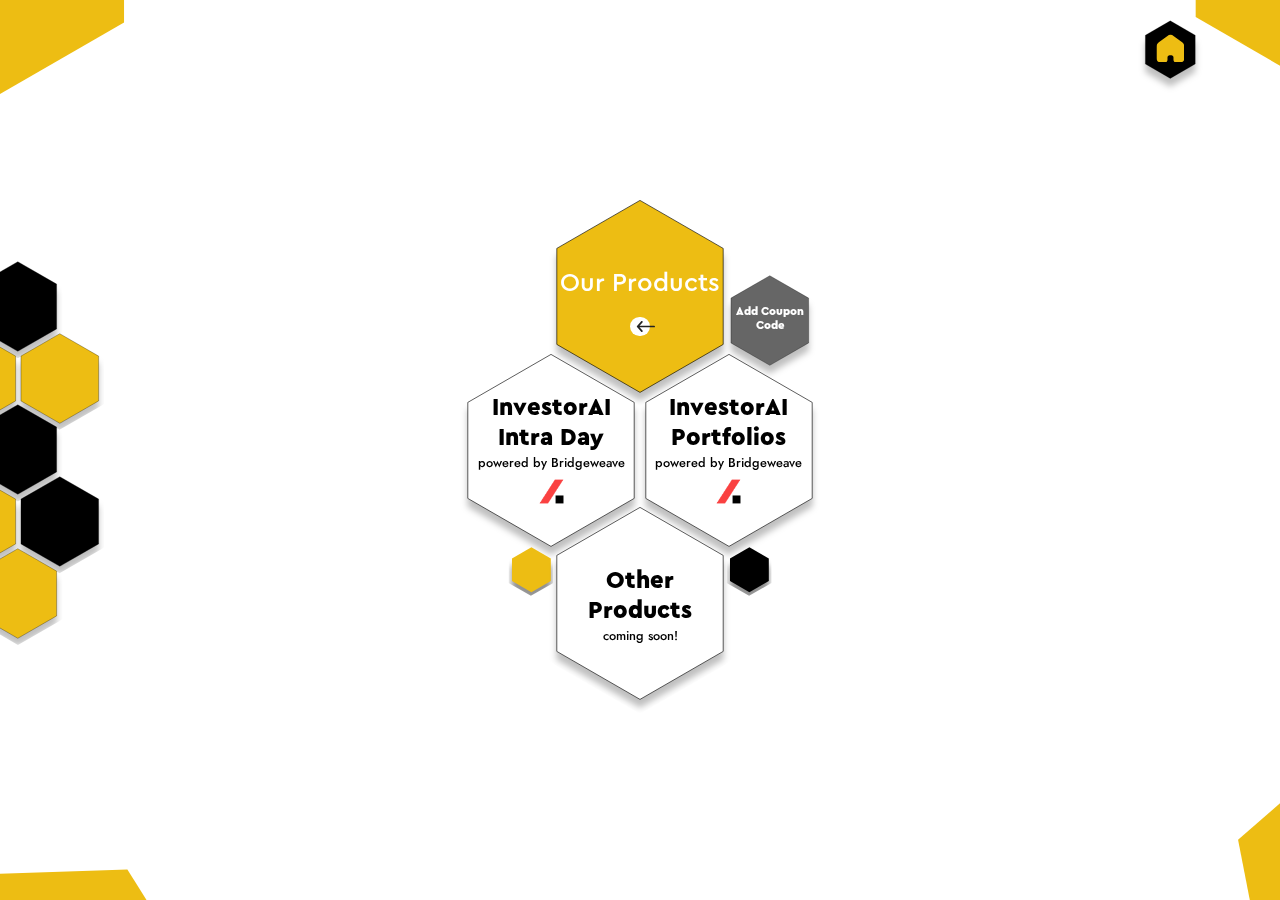
<file: index.html>
<!DOCTYPE html>
<html lang="en">

<head>
  <meta charset="UTF-8">
  <meta http-equiv="X-UA-Compatible" content="IE=edge">
  <meta name="viewport" content="width=device-width, initial-scale=1.0">
  <title>Stock Hive</title>
  <link rel="stylesheet" href="./css/styles.css">
</head>


<body>
  <div class="corners corners--style1">
    <div class="hexagon hexagon--large hexagon--yellow hexagon--tl">

    </div>
    <div class="hexagon hexagon--yellow hexagon--tr">

    </div>
    <div class="hexagon hexagon--large hexagon--yellow hexagon--br">

    </div>
    <div class="hexagon hexagon--large hexagon--yellow hexagon--bl">

    </div>
  </div>

  <aside class="sidebar sidebar--l1">
    <div class="sidebar__container">
      <div class="sidebar__row">
        <div class="sidebar__item">
          <div class="hexagon hexagon--small">

          </div>
        </div>
      </div>
      <div class="sidebar__row">
        <div class="sidebar__item">
          <div class="hexagon hexagon--small hexagon--yellow">

          </div>
        </div>
        <div class="sidebar__item">
          <div class="hexagon hexagon--small hexagon--yellow">

          </div>
        </div>
      </div>
      <div class="sidebar__row">
        <div class="sidebar__item">
          <div class="hexagon hexagon--small">

          </div>
        </div>
      </div>
      <div class="sidebar__row">
        <div class="sidebar__item">
          <div class="hexagon hexagon--small hexagon--yellow">

          </div>
        </div>
        <div class="sidebar__item">
          <div class="hexagon hexagon--small">

          </div>
        </div>
      </div>
      <div class="sidebar__row">
        <div class="sidebar__item">
          <div class="hexagon hexagon--small hexagon--yellow">

          </div>
        </div>
      </div>
    </div>
  </aside>

  <main class="main">
    <div class="hexagon hexagon--xsmall hexagon--tr--home">
      <a href="#">
        <div class="hexagon__content">
          <img src="./img/home.svg" alt="">
        </div>
      </a>
    </div>
    <div class="main__container">
      <div class="main__item main__inner main__inner--top">
        <div class="main__item main__item--left">
          <div class="hexagon hexagon--small hexagon--hidden">

          </div>
        </div>
        <div class="main__item our-products">
          <div class="hexagon hexagon--yellow hexagon--medium">

            <div class="hexagon__content">
              <h1 class="our-products__title">Our Products</h1>
              <a href="#">
                <img src="./img/arrow-left.svg" alt="">
              </a>
            </div>
          </div>
        </div>
        <div class="main__item main__item--right add-coupon">
          <div class="hexagon hexagon--small hexagon--gray">
            <a href="#">
              <div class="hexagon__content">
                <h4 class="add-coupon__title">Add Coupon Code</h6>
              </div>
            </a>
          </div>
        </div>
      </div>
      <div class="main__item product">
        <div class="hexagon hexagon--white hexagon--medium">
          <a href="#">

            <div class="hexagon__content">
              <h2 class="item__title">InvestorAI Intra Day</h2>
              <p class="item__text">powered by Bridgeweave</p>
              <div class="item__img">
                <img src="./img/Icon-transparent.png" alt="">
              </div>
            </div>
          </a>
        </div>
      </div>
      <div class="main__item product">
        <div class="hexagon hexagon--white hexagon--medium">
          <a href="#">

            <div class="hexagon__content">
              <h2 class="item__title">InvestorAI Portfolios</h2>
              <p class="item__text">powered by Bridgeweave</p>
              <div class="item__img">
                <img src="./img/Icon-transparent.png" alt="">
              </div>
            </div>
          </a>
        </div>
      </div>

      <div class="main__item main__inner main__inner--bottom">
        <div class="main__item main__item--left">

          <div class="hexagon hexagon--xxsmall hexagon--yellow">

          </div>
        </div>
        <div class="main__item product">
          <div class="hexagon hexagon--white hexagon--medium">

            <div class="hexagon__content">
              <h2 class="item__title">Other Products</h2>
              <p class="item__text">coming soon!</p>
            </div>
          </div>
        </div>
        <div class="main__item main__item--right">
          <div class="hexagon hexagon--xxsmall">

          </div>
        </div>
      </div>
    </div>
  </main>
  <script src="./js/scripts.js"></script>
</body>

</html>
</file>
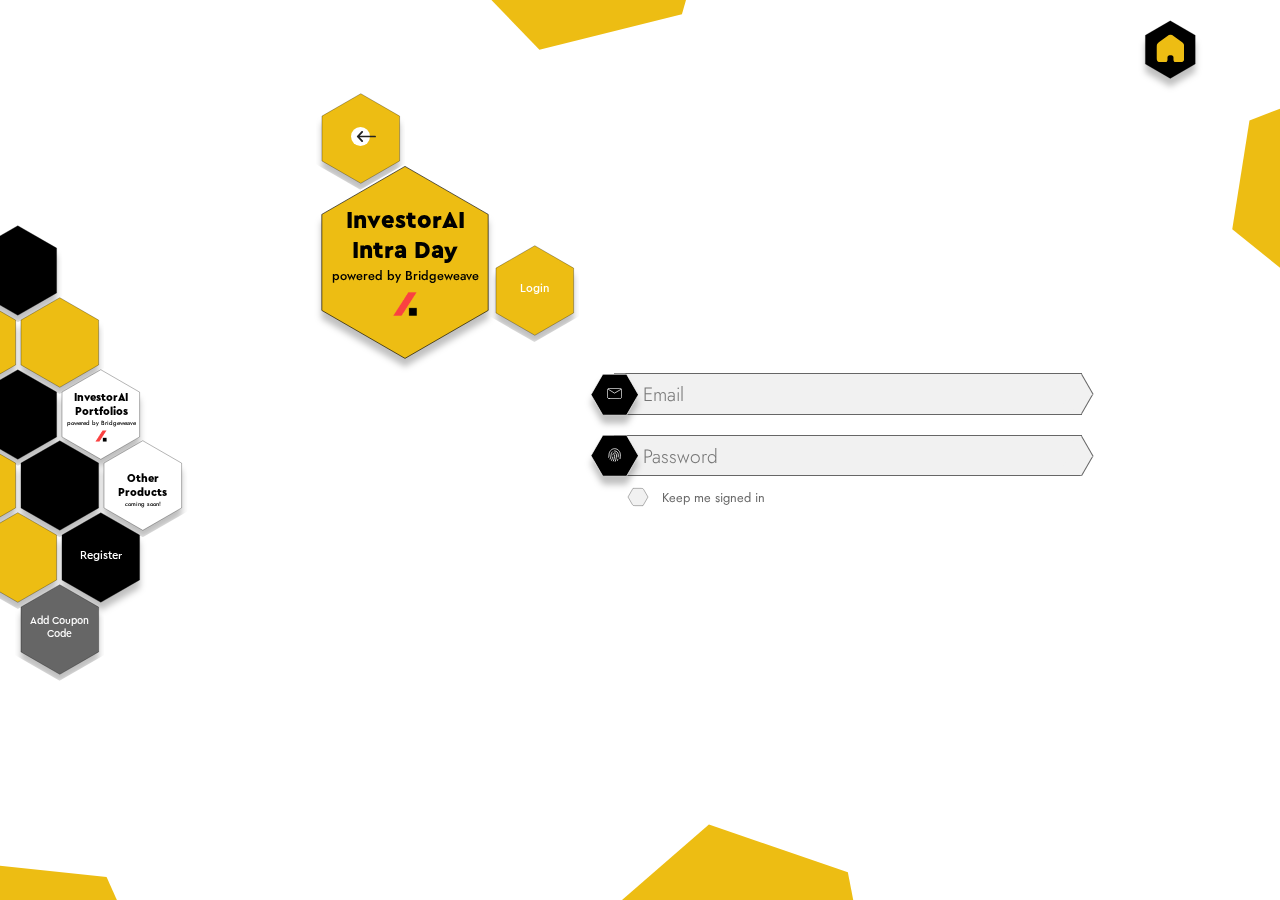
<file: login.html>
<!DOCTYPE html>
<html lang="en">

<head>
  <meta charset="UTF-8">
  <meta http-equiv="X-UA-Compatible" content="IE=edge">
  <meta name="viewport" content="width=device-width, initial-scale=1.0">
  <title>Stock Hive</title>
  <link rel="stylesheet" href="./css/styles.css">
</head>


<body>
  <div class="corners corners--style2">
    <div class="hexagon hexagon--large hexagon--yellow hexagon--tl">

    </div>
    <div class="hexagon hexagon--yellow hexagon--tr">

    </div>
    <div class="hexagon hexagon--large hexagon--yellow hexagon--br">

    </div>
    <div class="hexagon hexagon--large hexagon--yellow hexagon--bl">

    </div>
  </div>

  <aside class="sidebar sidebar--l2">
    <div class="sidebar__container">
      <div class="sidebar__row">
        <div class="sidebar__item">
          <div class="hexagon hexagon--small">

          </div>
        </div>
      </div>
      <div class="sidebar__row">
        <div class="sidebar__item">
          <div class="hexagon hexagon--small hexagon--yellow">

          </div>
        </div>
        <div class="sidebar__item">
          <div class="hexagon hexagon--small hexagon--yellow">

          </div>
        </div>
      </div>
      <div class="sidebar__row">
        <div class="sidebar__item">
          <div class="hexagon hexagon--small hexagon--hidden">

          </div>
        </div>
        <div class="sidebar__item">
          <div class="hexagon hexagon--small">

          </div>
        </div>
        <div class="sidebar__item product">
          <div class="hexagon hexagon--white hexagon--small">
            <a href="#">
              <svg>
                <use xlink:href="#hexagon"></use>
              </svg>
              <div class="hexagon__content">
                <h2 class="item__title">InvestorAI Portfolios</h2>
                <p class="item__text">powered by Bridgeweave</p>
                <div class="item__img">
                  <img src="./img/Icon-transparent.png" alt="">
                </div>
            </a>
          </div>

        </div>
      </div>
    </div>
    <div class="sidebar__row">
      <div class="sidebar__item">
        <div class="hexagon hexagon--small hexagon--hidden">

        </div>
      </div>
      <div class="sidebar__item">
        <div class="hexagon hexagon--small hexagon--yellow">

        </div>
      </div>
      <div class="sidebar__item">
        <div class="hexagon hexagon--small">

        </div>
      </div>
      <div class="sidebar__item product">
        <div class="hexagon hexagon--white hexagon--small">
          <div class="hexagon__content">
            <h2 class="item__title">Other Products</h2>
            <p class="item__text">coming soon!</p>
          </div>
        </div>
      </div>
    </div>
    <div class="sidebar__row">
      <div class="sidebar__item">
        <div class="hexagon hexagon--small hexagon--hidden"></div>
      </div>
      <div class="sidebar__item">
        <div class="hexagon hexagon--small hexagon--yellow"></div>
      </div>
      <div class="sidebar__item">
        <div class="hexagon hexagon--small">
          <a href="#">
            <div class="hexagon__content">
              <h3 class="item__title">Register</h3>
            </div>
          </a>
        </div>
      </div>
    </div>
    <div class="sidebar__row">
      <div class="sidebar__item">
        <div class="hexagon hexagon--small hexagon--hidden"></div>
      </div>
      <div class="sidebar__item">
        <div class="hexagon hexagon--small hexagon--gray">
          <div class="hexagon__content">
            <a href="#">
              <h3 class="add-coupon__title add-coupon__title--small">Add Coupon Code</h3>
            </a>
          </div>
        </div>
      </div>
    </div>
    </div>
  </aside>

  <main class="main main__style2">
    <div class="hexagon hexagon--xsmall hexagon--tr--home">
      <a href="#">
        <div class="hexagon__content">
          <img src="./img/home.svg" alt="">
        </div>
      </a>
    </div>
    <div class="main__container">
      <div class="main__links">
        <div class="main__item our-products">
          <div class="hexagon hexagon--yellow hexagon--small">
            <div class="hexagon__content">
              <a href="#">
                <img src="./img/arrow-left.svg" alt="">
              </a>
            </div>
          </div>
        </div>
        <div class="main__item main__inner main__inner--top">
          <div class="main__item product">
            <div class="hexagon hexagon--yellow hexagon--medium">
              <a href="#">
                <div class="hexagon__content">
                  <h2 class="item__title">InvestorAI Intra Day</h2>
                  <p class="item__text">powered by Bridgeweave</p>
                  <div class="item__img">
                    <img src="./img/Icon-transparent.png" alt="">
                  </div>
                </div>
              </a>
            </div>
          </div>
          <div class="main__item mb-2">
            <div class="hexagon hexagon--small hexagon--yellow hexagon--text-white">
              <div class="hexagon__content">
                <h3 class="item__title">Login</h3>
              </div>
            </div>
          </div>
        </div>
      </div>
      <div class="main__form">
        <form action="">

          <div class="form-control form-control__border">
            <input type="email" name="email" id="email" placeholder="Email">
            <label for="email">
              <div class="hexagon">
                <div class="hexagon__content">
                  <img src="./img/envelope.svg" alt="">
                </div>
              </div>
              Email
            </label>
          </div>
          <div class="form-control form-control__border">
            <input type="password" name="password" id="password" placeholder="Password">
            <label for="password">
              <div class="hexagon">
                <div class="hexagon__content">
                  <img src="./img/touch-id.svg" alt="">
                </div>
              </div>
              Password
            </label>
          </div>

          <div class="form-group">
            <div class="form-control">
              <input type="checkbox" name="remember" id="remember">
              <label for="remember">
                <div class="hexagon"></div>
                Keep me signed in
              </label>
            </div>
            <!-- <div class="form-submit">
              <button type="submit">
                Login
                
                <div class="hexagon">
                  <div class="hexagon__content">
                    <img src="./img/arrow-left.svg" alt="">
                  </div>
                </div>
              </button>
            </div> -->
          </div>

        </form>

      </div>
    </div>
  </main>

  <script src="./js/scripts.js"></script>

</body>

</html>
</file>
<file: css/styles.css>
@import url("https://fonts.googleapis.com/css2?family=Jost:wght@300;400&display=swap");
@font-face {
  font-family: "Cera Pro";
  src: url("../fonts/Cera Pro Medium.otf") format("opentype");
  font-weight: 500;
}
@font-face {
  font-family: "Cera Pro";
  src: url("../fonts/Cera Pro Bold.otf") format("opentype");
  font-weight: 700;
}
@font-face {
  font-family: "Cera Pro";
  src: url("../fonts/Cera Pro Black.otf") format("opentype");
  font-weight: 900;
}
* {
  box-sizing: border-box;
}

html {
  height: 100%;
  overflow: hidden;
  font-size: 1vw;
  --transition: 0.6s cubic-bezier(0.175, 0.885, 0.32, 1.275);
}

body {
  margin: 0;
  font-family: "Jost", sans-serif;
}

h1,
h2,
h3,
h4,
h5,
h6 {
  font-family: "Cera Pro", sans-serif;
  text-align: center;
}

.hexagon {
  --size: 17.19vw;
  --margin-y: calc(var(--size) * -0.175);
  --margin-x: calc(var(--size) * -0.05);
  width: var(--size);
  height: calc(var(--size) * 1.15);
  margin: var(--margin-y) var(--margin-x);
  position: relative;
  overflow: hidden;
  filter: drop-shadow(0px 8px 3px rgba(0, 0, 0, 0.25));
  color: #FFF;
}
.hexagon:not(:has(> a)) {
  -webkit-clip-path: polygon(50% 0%, 100% 25%, 100% 75%, 50% 100%, 0 75%, 0 25%);
          clip-path: polygon(50% 0%, 100% 25%, 100% 75%, 50% 100%, 0 75%, 0 25%);
}
.hexagon .item__title {
  font-weight: 500;
  font-size: calc(var(--size) / 8);
  margin: 0;
  max-width: 80%;
}
.hexagon .item__text {
  font-size: calc(var(--size) / 15);
  margin: 0;
  font-weight: 500;
}
.hexagon .item__img {
  height: calc(var(--size) / 5);
  width: calc(var(--size) / 5);
  border-radius: 50%;
  overflow: hidden;
  transition: filter var(--transition);
}
.hexagon .item__img img {
  height: 100%;
  width: 100%;
  -o-object-fit: contain;
     object-fit: contain;
}
.hexagon > a {
  display: block;
  width: 100%;
  height: 100%;
  -webkit-clip-path: polygon(50% 0%, 100% 25%, 100% 75%, 50% 100%, 0 75%, 0 25%);
          clip-path: polygon(50% 0%, 100% 25%, 100% 75%, 50% 100%, 0 75%, 0 25%);
}
.hexagon__content {
  position: absolute;
  width: 100%;
  height: 97%;
  top: 0;
  left: 0;
  display: flex;
  align-items: center;
  justify-content: center;
  flex-direction: column;
}
.hexagon svg {
  stroke: #000;
  height: 100%;
  width: 100%;
  -o-object-fit: contain;
     object-fit: contain;
  transition: transform var(--transition), fill var(--transition);
}
.hexagon--yellow {
  color: #000;
}
.hexagon--yellow svg {
  fill: #EDBD13;
}
.hexagon--white {
  color: #000;
}
.hexagon--white svg {
  fill: #FFFFFF;
}
.hexagon--gray svg {
  fill: #666666;
}
.hexagon--text-white {
  color: #FFF;
}
.hexagon--large {
  --size: 22.95vw;
}
.hexagon--medium {
  --size: 15vw;
}
.hexagon--small {
  --size: 7vw;
}
.hexagon--xsmall {
  --size: 4.5vw;
}
.hexagon--xxsmall {
  --size: 3.5vw;
}
.hexagon--hidden {
  visibility: hidden;
}

.corners {
  overflow: hidden;
  position: fixed;
  width: 100%;
  height: 100vh;
  z-index: -1;
  top: 0;
  left: 0;
}
.corners .hexagon {
  position: absolute;
  filter: none;
}
.corners .hexagon svg {
  stroke-width: 0;
}
.corners .hexagon--tl {
  top: 0;
  left: 0;
}
.corners .hexagon--tr {
  top: 0;
  right: 0;
}
.corners .hexagon--br {
  bottom: 0;
  right: 0;
}
.corners .hexagon--bl {
  bottom: 0;
  left: 0;
}
.corners--style1 .hexagon--tl {
  transform: translate(-46%, -50%);
}
.corners--style1 .hexagon--tr {
  transform: translate(50%, -50%);
}
.corners--style1 .hexagon--br {
  transform: translate(78%, 31%) rotateZ(49deg);
}
.corners--style1 .hexagon--bl {
  transform: translate(-25%, 64%) rotateZ(28deg);
}
.corners--style2 .hexagon--tl {
  left: 35%;
  transform: translate(0, -62%) rotate(76deg);
}
.corners--style2 .hexagon--tr {
  transform: translate(70%, 40%) rotateZ(9deg);
}
.corners--style2 .hexagon--br {
  right: 50%;
  transform: translate(78%, 55%) rotateZ(49deg);
}
.corners--style2 .hexagon--bl {
  transform: translate(-38%, 63%) rotateZ(36deg);
}

.main {
  display: flex;
  align-items: center;
  justify-content: center;
  height: 100vh;
  position: relative;
}
.main__style2 {
  align-items: flex-start;
  justify-content: flex-end;
  padding: 8vw 5vw;
}
.main__style2 .main__container {
  justify-content: flex-start;
  max-width: 70vw;
  width: 1350px;
  height: 100%;
}
.main__form {
  flex: 1;
  max-width: 500px;
}
.main .hexagon--tr--home {
  position: absolute;
  top: 0;
  right: 0;
  transform: translate(-145%, 40%);
}
.main .hexagon--tr--home img {
  width: 50%;
  height: 50%;
  -o-object-fit: contain;
     object-fit: contain;
}
.main__container {
  display: flex;
  align-items: center;
  justify-content: center;
  flex-wrap: wrap;
  max-width: 35vw;
  gap: 1%;
}
.main__links {
  align-self: flex-start;
}
.main__links .our-products {
  margin-bottom: 0.9vw;
}
.main__inner {
  display: flex;
  justify-content: center;
  gap: 1%;
}
.main__inner--top {
  align-items: flex-end;
}
.main__inner--top .main__item--left {
  margin-bottom: 5%;
}
.main__inner--top .main__item--right {
  margin-bottom: 5%;
}
.main__inner--bottom {
  align-items: flex-start;
}
.main__inner--bottom .main__item--right, .main__inner--bottom .main__item--left {
  margin-top: 10%;
}
.main__inner--bottom .main__item--right svg, .main__inner--bottom .main__item--left svg {
  filter: drop-shadow(0px 8px 3px rgba(0, 0, 0, 0.25));
  stroke-width: 0;
}

a {
  text-decoration: none;
  color: inherit;
  display: inline-flex;
  flex-direction: column;
  align-items: center;
}

.sidebar {
  position: absolute;
  height: 100vh;
  display: flex;
  align-items: center;
  z-index: 10;
}
.sidebar--l1 {
  left: -5vw;
}
.sidebar--l2 {
  left: -11.5vw;
}
.sidebar__row {
  display: flex;
  align-items: center;
  justify-content: center;
  gap: 0.2vw;
}

.our-products__title {
  font-weight: 500;
  color: #FFFFFF;
  font-size: 2rem;
}
.our-products a {
  height: 1.5vw;
  width: 3vw;
  border-radius: 50%;
  display: inline-flex;
  position: relative;
  align-items: center;
  z-index: 1;
}
.our-products a::after {
  content: "";
  position: absolute;
  height: 100%;
  width: 50%;
  border-radius: 50%;
  background-color: #FFFFFF;
  z-index: -1;
}
.our-products a img {
  height: 100%;
  width: 50%;
  -o-object-fit: contain;
     object-fit: contain;
  position: absolute;
  left: 40%;
}
.our-products a:hover img {
  animation: left-right 2s linear infinite;
}

.add-coupon__title {
  margin: 0;
  font-weight: 900;
  font-size: 0.9rem;
  color: #FFFFFF;
  max-width: 80%;
}
.add-coupon__title--small {
  font-weight: 500;
  font-size: 0.8rem;
}

.product, .link {
  pointer-events: none;
}
.product .item__title, .link .item__title {
  margin-top: 0.83rem;
  font-weight: 900;
}
.product a, .link a {
  pointer-events: all;
}
.product:has(a:hover) a, .link:has(a:hover) a {
  transition: color var(--transition);
  color: #FFF;
}
.product:has(a:hover) img, .link:has(a:hover) img {
  filter: invert(1) saturate(0);
}
.product:has(a:hover) svg, .link:has(a:hover) svg {
  transform: rotateZ(-180deg);
  fill: #000;
}

.link .item__title {
  margin: 0;
}
.link:has(a:hover) a {
  color: #000;
}
.link:has(a:hover) svg {
  fill: #fff;
}

@keyframes left-right {
  0% {
    transform: translateX(0);
  }
  25% {
    transform: translateX(-10%);
  }
  75% {
    transform: translateX(5%);
  }
  100% {
    transform: translateX(0);
  }
}
.mb-2 {
  margin-bottom: 1vw;
}

form .form-control {
  --background-color: #f1f1f1;
  margin-left: 2.5rem;
  position: relative;
  margin-bottom: 20px;
}
form .form-control__border {
  position: relative;
  border: 1px solid #666666;
  border-left: 0;
  border-right: 0;
  background-color: var(--background-color);
}
form .form-control__border::before, form .form-control__border::after {
  content: "";
  position: absolute;
  height: 58%;
  width: 20px;
  background-color: var(--background-color);
  border-right: 1px solid #666666;
  right: 0;
  bottom: 0;
  transform: rotateZ(30deg);
  transform-origin: 100% 100%;
}
form .form-control__border::after {
  top: 0;
  transform: rotateZ(-30deg);
  transform-origin: 100% 0;
}
form .form-control label {
  color: transparent;
  position: absolute;
  font-size: 0;
  top: 0;
  left: 0;
  height: 100%;
  display: flex;
  align-items: center;
}
form .form-control label .hexagon {
  left: -50%;
  -webkit-clip-path: none;
          clip-path: none;
  width: -moz-max-content;
  width: max-content;
  height: 120%;
}
form .form-control label .hexagon svg {
  transform: rotateZ(30deg);
  stroke: #FFF;
  stroke-width: 4px;
}
form .form-control label img {
  height: 30%;
  width: 30%;
  -o-object-fit: contain;
     object-fit: contain;
}
form .form-control input {
  font-size: 1.5rem;
  padding: 0.3em 0.5em 0.3em 1.5em;
  font-weight: 300;
  font-family: inherit;
  outline: none;
  border: none;
  background-color: transparent;
}
form .form-control input[type=email], form .form-control input[type=text], form .form-control input[type=password] {
  width: 100%;
}
form .form-control input[type=checkbox] {
  display: none;
}
form .form-control input[type=checkbox] ~ label {
  font-size: inherit;
  color: inherit;
  position: relative;
  display: flex;
  align-items: center;
  margin-top: -0.7rem;
  color: #666666;
}
form .form-control input[type=checkbox] ~ label .hexagon {
  height: 20px;
  width: 70px;
  left: 0;
  filter: none;
}
form .form-control input[type=checkbox] ~ label .hexagon svg {
  fill: #f1f1f1;
  stroke: #000;
}
form .form-control input[type=checkbox]:checked ~ label .hexagon svg {
  fill: #000;
}

.form-submit button {
  display: inline-block;
}
.form-submit .hexagon {
  height: 20px;
  width: 70px;
  filter: none;
  display: inline-block;
}
.form-submit .hexagon svg {
  fill: #f1f1f1;
  stroke: #000;
}
</file>
